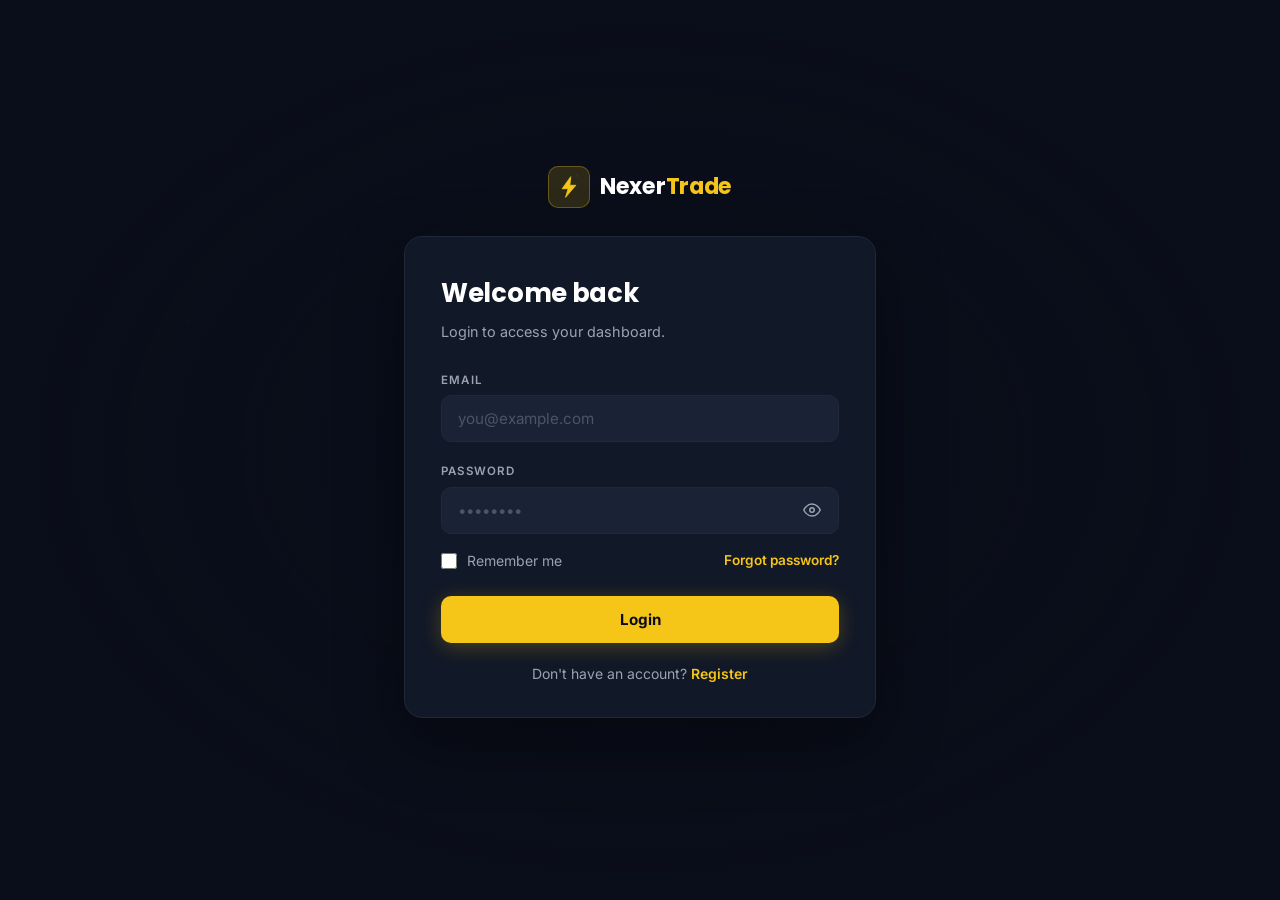
<file: templates/login.html>
<!DOCTYPE html>
<html lang="en">
<head>
  <meta charset="UTF-8" />
  <meta name="viewport" content="width=device-width, initial-scale=1.0"/>
  <title>NexerTrade — Login</title>
  <link rel="preconnect" href="https://fonts.googleapis.com">
  <link rel="preconnect" href="https://fonts.gstatic.com" crossorigin>
  <link href="https://fonts.googleapis.com/css2?family=Inter:wght@300;400;500;600;700;800&family=Poppins:wght@700;800;900&family=Roboto+Mono:wght@400;500;600&display=swap" rel="stylesheet">
  <link rel="stylesheet" href="/static/css/auth.css">
  <link rel="stylesheet" href="/static/css/mobile.css">
</head>
<body>

  <canvas id="authCanvas"></canvas>
  <div class="auth-overlay"></div>

  <div class="auth-wrapper">

    <a href="/" class="auth-logo">
      <div class="logo-icon">
        <svg width="24" height="24" viewBox="0 0 28 28" fill="none">
          <polygon points="16,2 6,16 13,16 10,26 22,12 15,12" fill="#F5C518" stroke="#F5C518" stroke-linejoin="round"/>
        </svg>
      </div>
      <span class="logo-text">Nexer<span class="gold">Trade</span></span>
    </a>

    <div class="auth-card">
      <div class="auth-card-header">
        <h1 class="auth-title">Welcome back</h1>
        <p class="auth-subtitle">Login to access your dashboard.</p>
      </div>

      <div class="auth-form" id="loginForm">

        <div class="form-group" id="group-login-email">
          <label class="form-label">EMAIL</label>
          <div class="input-wrapper">
            <input type="email" id="loginEmail" class="form-input" placeholder="you@example.com" autocomplete="email"/>
          </div>
          <span class="form-error" id="error-login-email"></span>
        </div>

        <div class="form-group" id="group-login-password">
          <label class="form-label">PASSWORD</label>
          <div class="input-wrapper">
            <input type="password" id="loginPassword" class="form-input" placeholder="••••••••" autocomplete="current-password"/>
            <button type="button" class="input-toggle" id="toggleLoginPassword">
              <svg width="18" height="18" viewBox="0 0 24 24" fill="none" stroke="currentColor" stroke-width="2">
                <path d="M1 12s4-8 11-8 11 8 11 8-4 8-11 8-11-8-11-8z"/>
                <circle cx="12" cy="12" r="3"/>
              </svg>
            </button>
          </div>
          <span class="form-error" id="error-login-password"></span>
        </div>

        <div class="login-meta-row">
          <div class="remember-row">
            <input type="checkbox" id="rememberMe"/>
            <label for="rememberMe">Remember me</label>
          </div>
          <a href="/forgot-password" class="forgot-link-inline">Forgot password?</a>
        </div>

        <button class="btn-submit" id="loginBtn" type="button">
          <span id="submitText">Login</span>
          <div class="btn-spinner" id="btnSpinner"></div>
        </button>

        <div class="flash-message" id="flashMessage"></div>

        <p class="auth-switch">
          Don't have an account? <a href="/register" class="auth-switch-link">Register</a>
        </p>

      </div>
    </div>

  </div>

  <script src="/static/js/auth.js"></script>
</body>
</html>
</file>
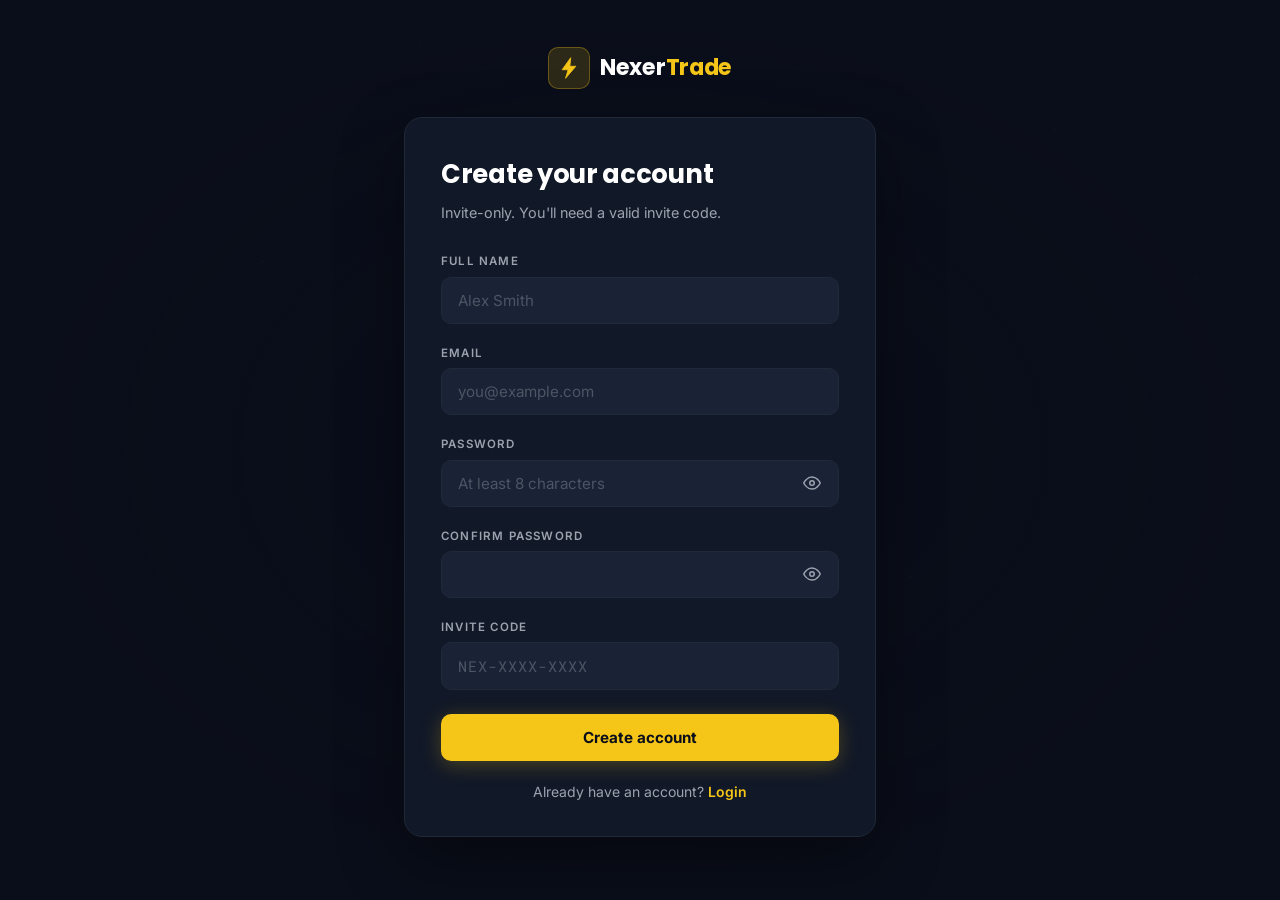
<file: templates/register.html>
<!DOCTYPE html>
<html lang="en">
<head>
  <meta charset="UTF-8" />
  <meta name="viewport" content="width=device-width, initial-scale=1.0"/>
  <title>NexerTrade — Create Account</title>
  <link rel="preconnect" href="https://fonts.googleapis.com">
  <link rel="preconnect" href="https://fonts.gstatic.com" crossorigin>
  <link href="https://fonts.googleapis.com/css2?family=Inter:wght@300;400;500;600;700;800&family=Poppins:wght@700;800;900&family=Roboto+Mono:wght@400;500;600&display=swap" rel="stylesheet">
  <link rel="stylesheet" href="/static/css/auth.css">
  <link rel="stylesheet" href="/static/css/mobile.css">
</head>
<body>

  <canvas id="authCanvas"></canvas>
  <div class="auth-overlay"></div>

  <div class="auth-wrapper">

    <a href="/" class="auth-logo">
      <div class="logo-icon">
        <svg width="24" height="24" viewBox="0 0 28 28" fill="none">
          <polygon points="16,2 6,16 13,16 10,26 22,12 15,12" fill="#F5C518" stroke="#F5C518" stroke-linejoin="round"/>
        </svg>
      </div>
      <span class="logo-text">Nexer<span class="gold">Trade</span></span>
    </a>

    <div class="auth-card">
      <div class="auth-card-header">
        <h1 class="auth-title">Create your account</h1>
        <p class="auth-subtitle">Invite-only. You'll need a valid invite code.</p>
      </div>

      <div class="auth-form" id="registerForm">

        <div class="form-group" id="group-name">
          <label class="form-label">FULL NAME</label>
          <div class="input-wrapper">
            <input type="text" id="fullName" class="form-input" placeholder="Alex Smith" autocomplete="name"/>
          </div>
          <span class="form-error" id="error-name"></span>
        </div>

        <div class="form-group" id="group-email">
          <label class="form-label">EMAIL</label>
          <div class="input-wrapper">
            <input type="email" id="email" class="form-input" placeholder="you@example.com" autocomplete="email"/>
          </div>
          <span class="form-error" id="error-email"></span>
        </div>

        <div class="form-group" id="group-password">
          <label class="form-label">PASSWORD</label>
          <div class="input-wrapper">
            <input type="password" id="password" class="form-input" placeholder="At least 8 characters" autocomplete="new-password"/>
            <button type="button" class="input-toggle" id="togglePassword">
              <svg width="18" height="18" viewBox="0 0 24 24" fill="none" stroke="currentColor" stroke-width="2">
                <path d="M1 12s4-8 11-8 11 8 11 8-4 8-11 8-11-8-11-8z"/>
                <circle cx="12" cy="12" r="3"/>
              </svg>
            </button>
          </div>
          <div class="password-strength" id="passwordStrength">
            <div class="strength-bars">
              <div class="strength-bar" id="bar1"></div>
              <div class="strength-bar" id="bar2"></div>
              <div class="strength-bar" id="bar3"></div>
              <div class="strength-bar" id="bar4"></div>
            </div>
            <span class="strength-label" id="strengthLabel"></span>
          </div>
          <span class="form-error" id="error-password"></span>
        </div>

        <div class="form-group" id="group-confirm">
          <label class="form-label">CONFIRM PASSWORD</label>
          <div class="input-wrapper">
            <input type="password" id="confirmPassword" class="form-input" placeholder="" autocomplete="new-password"/>
            <button type="button" class="input-toggle" id="toggleConfirm">
              <svg width="18" height="18" viewBox="0 0 24 24" fill="none" stroke="currentColor" stroke-width="2">
                <path d="M1 12s4-8 11-8 11 8 11 8-4 8-11 8-11-8-11-8z"/>
                <circle cx="12" cy="12" r="3"/>
              </svg>
            </button>
          </div>
          <span class="form-error" id="error-confirm"></span>
        </div>

        <div class="form-group" id="group-invite">
          <label class="form-label">INVITE CODE</label>
          <div class="input-wrapper">
            <input
              type="text"
              id="inviteCode"
              class="form-input invite-input"
              placeholder="NEX-XXXX-XXXX"
              autocomplete="off"
              maxlength="13"
            />
          </div>
          <span class="form-error" id="error-invite"></span>
        </div>

        <button class="btn-submit" id="submitBtn" type="button">
          <span id="submitText">Create account</span>
          <div class="btn-spinner" id="btnSpinner"></div>
        </button>

        <div class="flash-message" id="flashMessage"></div>

        <p class="auth-switch">
          Already have an account? <a href="/login" class="auth-switch-link">Login</a>
        </p>

      </div>
    </div>

  </div>

  <script src="/static/js/auth.js"></script>
</body>
</html>
</file>
<file: static/css/auth.css>
/* ============================================
   NEXERTRADE — AUTH PAGES STYLES
   Used by Register and Login pages
============================================ */

*, *::before, *::after {
  margin: 0;
  padding: 0;
  box-sizing: border-box;
}

:root {
  --bg-main: #0A0E1A;
  --bg-card: #111827;
  --bg-input: #1a2235;
  --bg-input-focus: #1f2a40;
  --accent-gold: #F5C518;
  --accent-gold-bright: #FFD700;
  --accent-green: #00D48B;
  --accent-red: #FF4D4D;
  --text-primary: #FFFFFF;
  --text-secondary: #9CA3AF;
  --border-color: #1F2937;
  --border-focus: rgba(245, 197, 24, 0.5);
  --font-main: 'Inter', sans-serif;
  --font-heading: 'Poppins', sans-serif;
  --font-mono: 'Roboto Mono', monospace;
}

html { scroll-behavior: smooth; }

body {
  background-color: var(--bg-main);
  color: var(--text-primary);
  font-family: var(--font-main);
  font-size: 16px;
  line-height: 1.6;
  overflow-x: hidden;
  min-height: 100vh;
  display: flex;
  align-items: center;
  justify-content: center;
}

::-webkit-scrollbar { width: 6px; }
::-webkit-scrollbar-track { background: var(--bg-main); }
::-webkit-scrollbar-thumb { background: var(--border-color); border-radius: 3px; }
::-webkit-scrollbar-thumb:hover { background: var(--accent-gold); }

#authCanvas {
  position: fixed;
  top: 0; left: 0;
  width: 100%; height: 100%;
  z-index: 0;
  opacity: 0.35;
}

.auth-overlay {
  position: fixed;
  top: 0; left: 0; right: 0; bottom: 0;
  background: radial-gradient(ellipse at center, rgba(10,14,26,0.6) 0%, rgba(10,14,26,0.92) 70%);
  z-index: 1;
}

.auth-wrapper {
  position: relative;
  z-index: 2;
  width: 100%;
  max-width: 520px;
  padding: 32px 24px 48px;
  display: flex;
  flex-direction: column;
  align-items: center;
  gap: 28px;
}

.auth-logo {
  display: flex;
  align-items: center;
  gap: 10px;
  text-decoration: none;
  cursor: pointer;
}

.logo-icon {
  display: flex;
  align-items: center;
  justify-content: center;
  width: 42px;
  height: 42px;
  background: rgba(245,197,24,0.15);
  border-radius: 10px;
  border: 1px solid rgba(245,197,24,0.3);
}

.logo-text {
  font-family: var(--font-heading);
  font-size: 1.4rem;
  font-weight: 700;
  color: var(--text-primary);
  letter-spacing: -0.3px;
}

.logo-text .gold { color: var(--accent-gold); }

.auth-card {
  width: 100%;
  background: var(--bg-card);
  border: 1px solid var(--border-color);
  border-radius: 18px;
  padding: 36px 36px 32px;
  box-shadow: 0 24px 64px rgba(0,0,0,0.4);
  animation: cardFadeIn 0.4s ease;
}

@keyframes cardFadeIn {
  from { opacity: 0; transform: translateY(16px); }
  to   { opacity: 1; transform: translateY(0); }
}

.auth-card-header { margin-bottom: 28px; }

.auth-title {
  font-family: var(--font-heading);
  font-size: 1.6rem;
  font-weight: 700;
  color: var(--text-primary);
  margin-bottom: 6px;
  letter-spacing: -0.3px;
}

.auth-subtitle {
  font-size: 0.9rem;
  color: var(--text-secondary);
}

.auth-form {
  display: flex;
  flex-direction: column;
  gap: 20px;
}

.form-group {
  display: flex;
  flex-direction: column;
  gap: 6px;
}

.form-label {
  font-size: 0.72rem;
  font-weight: 600;
  color: var(--text-secondary);
  letter-spacing: 1.2px;
  text-transform: uppercase;
}

.input-wrapper {
  position: relative;
  display: flex;
  align-items: center;
}

.form-input {
  width: 100%;
  background: var(--bg-input);
  border: 1px solid var(--border-color);
  border-radius: 10px;
  padding: 13px 16px;
  font-size: 0.95rem;
  font-family: var(--font-main);
  color: var(--text-primary);
  outline: none;
  transition: border-color 0.2s, background 0.2s, box-shadow 0.2s;
}

.form-input::placeholder { color: #4B5563; }

.form-input:focus {
  border-color: var(--border-focus);
  background: var(--bg-input-focus);
  box-shadow: 0 0 0 3px rgba(245,197,24,0.08);
}

.form-input.error {
  border-color: var(--accent-red);
  box-shadow: 0 0 0 3px rgba(255,77,77,0.1);
}

.form-input.success {
  border-color: var(--accent-green);
  box-shadow: 0 0 0 3px rgba(0,212,139,0.08);
}

.input-toggle {
  position: absolute;
  right: 14px;
  background: none;
  border: none;
  cursor: pointer;
  color: var(--text-secondary);
  display: flex;
  align-items: center;
  justify-content: center;
  padding: 4px;
  transition: color 0.2s;
}

.input-toggle:hover { color: var(--text-primary); }

.invite-input {
  font-family: var(--font-mono);
  font-size: 0.95rem;
  letter-spacing: 2px;
  text-transform: uppercase;
}

.invite-input::placeholder {
  letter-spacing: 1px;
  text-transform: uppercase;
}

.password-strength {
  display: none;
  align-items: center;
  gap: 10px;
  margin-top: 4px;
}

.password-strength.visible { display: flex; }

.strength-bars {
  display: flex;
  gap: 4px;
  flex: 1;
}

.strength-bar {
  height: 3px;
  flex: 1;
  background: var(--border-color);
  border-radius: 2px;
  transition: background 0.3s;
}

.strength-bar.weak   { background: var(--accent-red); }
.strength-bar.fair   { background: #F59E0B; }
.strength-bar.good   { background: #3B82F6; }
.strength-bar.strong { background: var(--accent-green); }

.strength-label {
  font-size: 0.72rem;
  font-weight: 600;
  min-width: 44px;
  text-align: right;
}

.form-error {
  font-size: 0.78rem;
  color: var(--accent-red);
  display: none;
  align-items: center;
  gap: 5px;
}

.form-error.visible { display: flex; }

.btn-submit {
  width: 100%;
  background: var(--accent-gold);
  color: var(--bg-main);
  font-family: var(--font-main);
  font-size: 0.95rem;
  font-weight: 700;
  padding: 14px 24px;
  border: none;
  border-radius: 10px;
  cursor: pointer;
  transition: background 0.2s, transform 0.2s, box-shadow 0.2s;
  display: flex;
  align-items: center;
  justify-content: center;
  gap: 10px;
  margin-top: 4px;
  box-shadow: 0 4px 20px rgba(245,197,24,0.25);
}

.btn-submit:hover {
  background: var(--accent-gold-bright);
  transform: translateY(-1px);
  box-shadow: 0 8px 28px rgba(245,197,24,0.4);
}

.btn-submit:active { transform: translateY(0); }

.btn-submit:disabled {
  opacity: 0.6;
  cursor: not-allowed;
  transform: none;
}

.btn-spinner {
  display: none;
  width: 18px;
  height: 18px;
  border: 2px solid rgba(10,14,26,0.3);
  border-top-color: var(--bg-main);
  border-radius: 50%;
  animation: spin 0.7s linear infinite;
}

.btn-spinner.visible { display: block; }

@keyframes spin { to { transform: rotate(360deg); } }

.flash-message {
  display: none;
  padding: 12px 16px;
  border-radius: 10px;
  font-size: 0.875rem;
  font-weight: 500;
  text-align: center;
}

.flash-message.visible { display: block; }

.flash-message.success {
  background: rgba(0,212,139,0.1);
  border: 1px solid rgba(0,212,139,0.25);
  color: var(--accent-green);
}

.flash-message.error {
  background: rgba(255,77,77,0.1);
  border: 1px solid rgba(255,77,77,0.25);
  color: var(--accent-red);
}

.auth-switch {
  text-align: center;
  font-size: 0.875rem;
  color: var(--text-secondary);
}

.auth-switch-link {
  color: var(--accent-gold);
  font-weight: 600;
  text-decoration: none;
  transition: color 0.2s;
}

.auth-switch-link:hover { color: var(--accent-gold-bright); }

.login-meta-row {
  display: flex;
  align-items: center;
  justify-content: space-between;
  margin-top: -4px;
}

.forgot-link-inline {
  font-size: 0.85rem;
  color: var(--accent-gold);
  text-decoration: none;
  font-weight: 600;
  transition: color 0.2s;
}

.forgot-link-inline:hover { color: var(--accent-gold-bright); }

.remember-row {
  display: flex;
  align-items: center;
  gap: 10px;
}

.remember-row input[type="checkbox"] {
  width: 16px;
  height: 16px;
  accent-color: var(--accent-gold);
  cursor: pointer;
}

.remember-row label {
  font-size: 0.875rem;
  color: var(--text-secondary);
  cursor: pointer;
}

@media (max-width: 560px) {
  .auth-wrapper { padding: 24px 16px 40px; }
  .auth-card { padding: 28px 20px 24px; border-radius: 14px; }
  .auth-title { font-size: 1.4rem; }
}

@media (max-width: 360px) {
  .auth-card { padding: 24px 16px 20px; }
}
</file>
<file: static/css/mobile.css>
/* ============================================
   NEXERTRADE — MOBILE RESPONSIVE OVERRIDES
   Applies to all pages via base layout
============================================ */

/* ============================================
   HAMBURGER BUTTON — shown on mobile only
============================================ */
.hamburger-btn {
  display: none;
  flex-direction: column;
  justify-content: center;
  align-items: center;
  gap: 5px;
  width: 36px;
  height: 36px;
  background: none;
  border: none;
  cursor: pointer;
  padding: 4px;
  border-radius: 8px;
  transition: background 0.2s;
  z-index: 201;
}
.hamburger-btn:hover { background: rgba(255,255,255,0.06); }
.hamburger-btn span {
  display: block;
  width: 22px;
  height: 2px;
  background: #9CA3AF;
  border-radius: 2px;
  transition: all 0.3s;
}
.hamburger-btn.open span:nth-child(1) {
  transform: translateY(7px) rotate(45deg);
  background: #F5C518;
}
.hamburger-btn.open span:nth-child(2) { opacity: 0; }
.hamburger-btn.open span:nth-child(3) {
  transform: translateY(-7px) rotate(-45deg);
  background: #F5C518;
}

/* ============================================
   MOBILE SLIDE-DOWN MENU
============================================ */
.mobile-nav-drawer {
  display: none;
  position: fixed;
  top: 60px;
  left: 0;
  right: 0;
  background: #0D1321;
  border-bottom: 1px solid #1F2937;
  z-index: 200;
  padding: 12px 16px 16px;
  flex-direction: column;
  gap: 4px;
  box-shadow: 0 8px 32px rgba(0,0,0,0.4);
  animation: slideDown 0.2s ease;
}
@keyframes slideDown {
  from { opacity: 0; transform: translateY(-8px); }
  to   { opacity: 1; transform: translateY(0); }
}
.mobile-nav-drawer.open { display: flex; }

.mobile-nav-drawer a {
  display: flex;
  align-items: center;
  gap: 12px;
  padding: 12px 16px;
  border-radius: 10px;
  font-size: 0.95rem;
  font-weight: 500;
  color: #9CA3AF;
  text-decoration: none;
  transition: background 0.15s, color 0.15s;
}
.mobile-nav-drawer a:hover {
  background: rgba(255,255,255,0.05);
  color: #fff;
}
.mobile-nav-drawer a.active {
  background: rgba(245,197,24,0.12);
  color: #F5C518;
  font-weight: 600;
}
.mobile-nav-drawer a svg {
  flex-shrink: 0;
  opacity: 0.7;
}
.mobile-nav-drawer a.active svg { opacity: 1; }

.mobile-nav-divider {
  height: 1px;
  background: #1F2937;
  margin: 6px 0;
}

/* Overlay behind drawer */
.mobile-nav-overlay {
  display: none;
  position: fixed;
  inset: 0;
  top: 60px;
  background: rgba(0,0,0,0.5);
  z-index: 199;
}
.mobile-nav-overlay.open { display: block; }

/* ============================================
   SHOW HAMBURGER ON MOBILE
============================================ */
@media (max-width: 768px) {
  .hamburger-btn {
    display: flex !important;
    visibility: visible !important;
  }
  .dash-nav-links { display: none !important; }
  /* Hide desktop-only nav items on mobile */
  .nav-icon-btn:not(#hamburgerBtn) { display: none; }
  .dash-nav-right .nav-icon-btn { display: none; }
  /* Keep logout button visible */
  .dash-nav-right a.nav-icon-btn[href="/logout"] { display: flex; }
  .dash-nav-inner { padding: 0 14px; }

  /* DASHBOARD */
  .dash-main { padding: 72px 12px 80px; gap: 14px; }
  .dash-header-row { flex-direction: column; gap: 10px; }
  .dash-welcome-title { font-size: 1.3rem; }
  .stats-grid { grid-template-columns: 1fr 1fr; gap: 10px; }
  .stat-card { padding: 16px 14px; }
  .stat-value { font-size: 1.3rem; }
  .quick-actions { grid-template-columns: 1fr; gap: 10px; }
  .action-card-primary { grid-column: span 1; }
  .dash-bottom-row { grid-template-columns: 1fr; }

  /* TRADING PAGE */
  .trading-main { padding: 72px 12px 80px; gap: 14px; }
  .trading-header-row { flex-direction: column; gap: 8px; }
  .setup-section { padding: 0; }
  .strategy-buttons { grid-template-columns: 1fr 1fr; gap: 8px; }
  .strategy-btn { padding: 12px 8px; min-width: unset; }
  .pair-selector-row { gap: 6px; }
  .pair-btn { min-width: 54px; padding: 8px 10px; }
  .leverage-row { gap: 6px; }
  .lev-btn { padding: 8px 12px; font-size: 12px; }
  .amount-action-row { flex-direction: column; gap: 12px; }
  .action-btn { width: 100%; padding: 16px; font-size: 1rem; }
  .session-stats-row { grid-template-columns: 1fr 1fr; gap: 10px; }
  .session-summary-grid { grid-template-columns: 1fr 1fr; }
  .chart-wrapper { height: 160px; }
  .trade-amount-input { width: 100%; }
  .quick-btns { gap: 6px; }
  .quick-btn { padding: 7px 12px; font-size: 0.8rem; }
  .balance-badge { font-size: 0.8rem; padding: 5px 10px; }

  /* DEPOSIT / WITHDRAW */
  .deposit-main, .withdraw-main { padding: 72px 12px 80px; }
  .deposit-grid, .withdraw-grid { grid-template-columns: 1fr; }
  .page-header { flex-direction: column; gap: 8px; }

  /* HISTORY */
  .history-main { padding: 72px 12px 80px; }
  .history-header-row { flex-direction: column; gap: 8px; }
  .history-table { font-size: 0.8rem; }
  .history-table th, .history-table td { padding: 10px 8px; }
  /* Hide less important columns on very small screens */
  .history-table .col-strategy,
  .history-table .col-mode { display: none; }

  /* PROFILE */
  .profile-main { padding: 72px 12px 80px; }
  .profile-grid { grid-template-columns: 1fr; }

  /* ADMIN */
  .admin-layout { flex-direction: column; }
  .admin-sidebar {
    width: 100% !important;
    height: auto;
    position: relative !important;
    border-right: none;
    border-bottom: 1px solid #1F2937;
  }
  .admin-main { padding: 16px 12px; }

  /* GENERAL CARDS */
  .card, .info-card, .form-card { padding: 16px 14px; }
  .section-title { font-size: 1rem; }

  /* PREVENT HORIZONTAL SCROLL */
  body { overflow-x: hidden; }
  * { max-width: 100%; }
  img, svg { max-width: 100%; height: auto; }

  /* FIX WHITE SPACE / ZOOM ISSUES */
  input, select, textarea {
    font-size: 16px !important; /* prevents iOS auto-zoom on focus */
  }

  /* BOTTOM PADDING for mobile browsers with nav bar */
  .dash-main, .trading-main, .deposit-main,
  .withdraw-main, .history-main, .profile-main {
    padding-bottom: 90px;
  }
}

@media (max-width: 480px) {
  .stats-grid { grid-template-columns: 1fr 1fr; }
  .stat-value { font-size: 1.2rem; }
  .pair-btn { min-width: 48px; padding: 6px 8px; }
  .pair-btn img, .pair-btn svg { width: 22px; height: 22px; }
  .pair-btn span { font-size: 10px; }
  .strategy-btn-name { font-size: 0.78rem; }
  .strategy-btn-desc { display: none; } /* too cramped on tiny screens */
  .lev-btn { padding: 7px 10px; font-size: 11px; }
  .session-stats-row { grid-template-columns: 1fr 1fr; }
  .session-summary-grid { grid-template-columns: 1fr 1fr; }
}

/* ============================================
   AUTH PAGES (login / register)
============================================ */
@media (max-width: 768px) {
  .auth-wrapper { padding: 20px 14px; min-height: 100vh; }
  .auth-card { padding: 28px 20px; border-radius: 16px; }
  .auth-logo { margin-bottom: 24px; }
  .auth-form-group { margin-bottom: 14px; }
  .auth-input { font-size: 16px !important; padding: 12px 14px; }
  .auth-btn { padding: 14px; font-size: 1rem; }
  .auth-card-header h2 { font-size: 1.4rem; }
}

/* ============================================
   LANDING PAGE
============================================ */
@media (max-width: 768px) {
  .hero-title { font-size: 2rem; }
  .hero-sub { font-size: 0.95rem; }
  .hero-btns { flex-direction: column; gap: 12px; }
  .features-grid { grid-template-columns: 1fr; }
  .stats-row { flex-direction: column; gap: 16px; }
}
</file>
